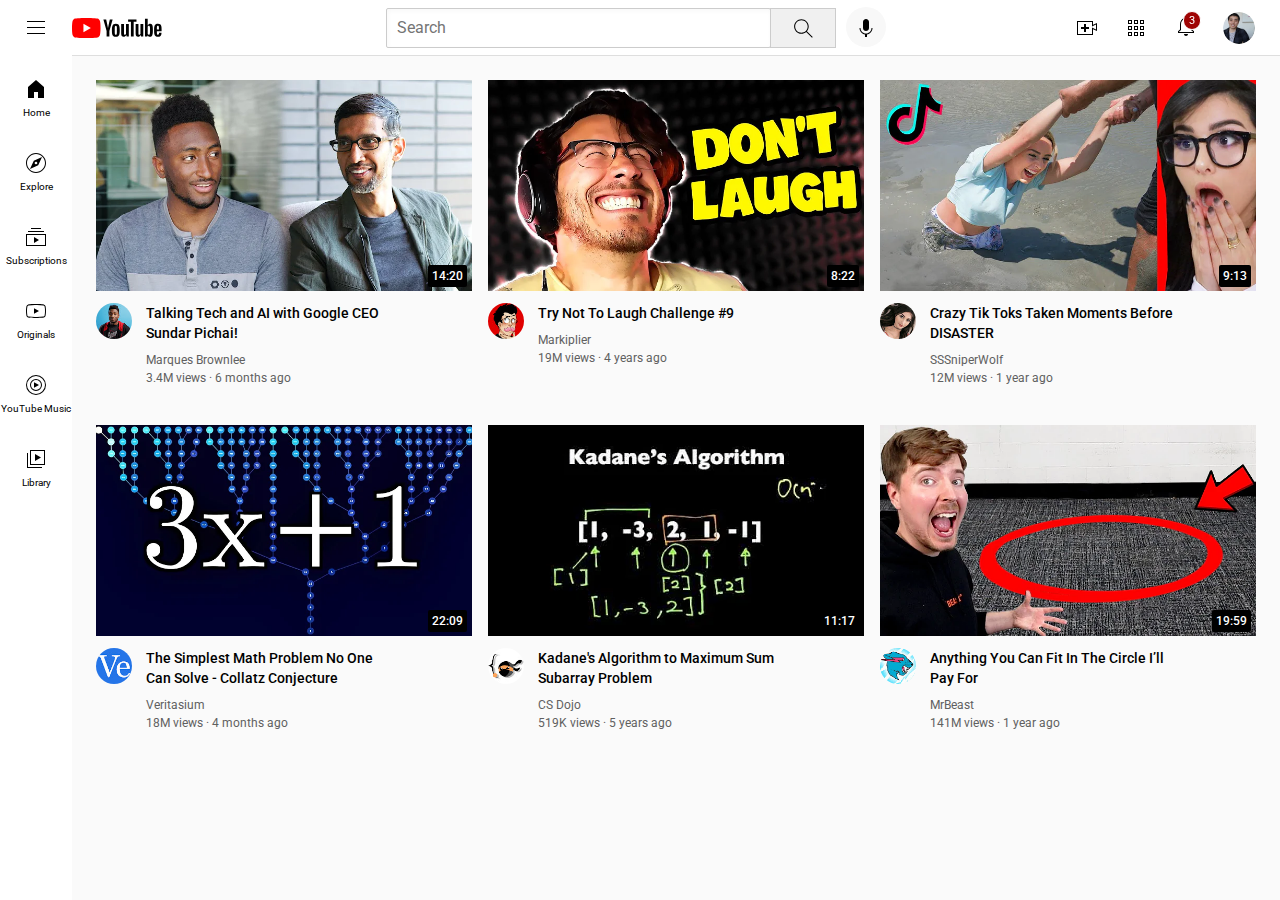
<file: index.html>
<!DOCTYPE html>
<html>
  <head>
    <title>Youtube.com CLONE</title>
    
    <link rel="preconnect" href="https://fonts.googleapis.com">
    <link rel="preconnect" href="https://fonts.gstatic.com" crossorigin>
    <link href="https://fonts.googleapis.com/css2?family=Roboto:ital,wght@0,100;0,300;0,400;0,500;0,700;0,900;1,100;1,300;1,400;1,500;1,700;1,900&display=swap" rel="stylesheet">
    <link rel="stylesheet" href="styles/general.css">
    <link rel="stylesheet" href="styles/header.css">
    <link rel="stylesheet" href="styles/video.css">
    <link rel="stylesheet" href="styles/sidebar.css">

  </head>
  <body>
    <header class="header">
      <div class="left-section">
        <img class="hamburger-menu" src="header/hamburger-menu.svg">
        <img class="youtube-logo" src="header/youtube-logo.svg">
      </div>

      <div class="middle-section">
        <input class="search-bar" type="text" placeholder="Search">
        <button class="search-button">
          <img class="search-icon" src="header/search.svg">
          <div class="tooltip">Search</div>
        </button>
        <button class="voice-search-button">
          <img class="voice-search-icon" src="header/voice-search-icon.svg">
          <div class="tooltip">Search with your voice</div>
        </button>
      </div>

      <div class="right-section">
        <div class="upload-icon-container">
          <img class="upload-icon" src="header/upload.svg">
          <div class="tooltip">Create</div>
        </div>
        <img class="youtube-apps-icon" src="header/youtube-apps.svg">
        <div class="notifications-icon-container">
          <img class="notifications-icon" src="header/notifications.svg">
          <div class="notifications-count">3</div>
        </div>
        <img class="current-user-picture" src="channel-pictures/my-channel.jpeg">
      </div>
    </header>

    <nav class="sidebar">
      <div class="sidebar-link">
        <img src="sidebar/home.svg">
        <div>Home</div>
      </div>
      <div class="sidebar-link">
        <img src="sidebar/explore.svg">
        <div>Explore</div>
      </div>
      <div class="sidebar-link">
        <img src="sidebar/subscriptions.svg">
        <div>Subscriptions</div>
      </div>
      <div class="sidebar-link">
        <img src="sidebar/originals.svg">
        <div>Originals</div>
      </div>
      <div class="sidebar-link">
        <img src="sidebar/youtube-music.svg">
        <div>YouTube Music</div>
      </div>
      <div class="sidebar-link">
        <img src="sidebar/library.svg">
        <div>Library</div>
      </div>
    </nav>

    <main>
      <section class="video-grid">
        <div class="video-preview">
          <div class="thumbnail-row">
            <img class="thumbnail" src="thumbnails/thumbnail-1.webp">
            <div class="video-time">14:20</div>
  
          </div>
          <div class="video-info-grid">
            <div class="channel-picture">
              <img class="profile-picture" src="channel-pictures/channel-1.jpeg">
            </div>
            <div class="video-info">
              <p class="video-title">
                Talking Tech and AI with Google CEO Sundar Pichai!
              </p>
              
              <p class="video-author">
                Marques Brownlee
              </p>
          
              <p class="video-stats">
                3.4M views &#183; 6 months ago
              </p>
            </div>
          </div>
          
        </div>
    
        <div class="video-preview">
          <div>
        
          </div>
          <div class="thumbnail-row">
            <img class="thumbnail" src="thumbnails/thumbnail-2.webp">
            <div class="video-time">8:22</div>
          </div>
            
          <div class="video-info-grid">
            <div class="channel-picture">
              <img class="profile-picture" src="channel-pictures/channel-2.jpeg">
            </div>
            <div class="video-info">
              <p class="video-title">
               Try Not To Laugh Challenge #9
              </p>
              
              <p class="video-author">
                Markiplier
              </p>
          
              <p class="video-stats">
                19M views &#183; 4 years ago
              </p>
            </div>
          </div>
          
        </div>
    
        <div class="video-preview">
          <div>
            
          </div>
          <div class="thumbnail-row">
            <img class="thumbnail" src="thumbnails/thumbnail-3.webp">
            <div class="video-time">9:13</div>
          </div>
          <div class="video-info-grid">
            <div class="channel-picture">
              <img class="profile-picture" src="channel-pictures/channel-3.jpeg">
            </div>
            <div class="video-info">
              <p class="video-title">
                Crazy Tik Toks Taken Moments Before DISASTER
              </p>
              
              <p class="video-author">
                SSSniperWolf
              </p>
          
              <p class="video-stats">
                12M views &#183; 1 year ago
              </p>
            </div>
          </div>
          
        </div>
    
        <div class="video-preview">
          <div>
      
          </div>
          <div class="thumbnail-row">
            <img class="thumbnail" src="thumbnails/thumbnail-4.webp">
            <div class="video-time">22:09</div>
          </div>
          <div class="video-info-grid">
            <div class="channel-picture">
              <img class="profile-picture" src="channel-pictures/channel-4.jpeg">
            </div>
            <div class="video-info">
              <p class="video-title">
               The Simplest Math Problem No One Can Solve - Collatz Conjecture
              </p>
              
              <p class="video-author">
                Veritasium
              </p>
          
              <p class="video-stats">
                18M views &#183; 4 months ago
              </p>
            </div>
          </div>
          
        </div>
    
        <div class="video-preview">
          <div class="thumbnail-row">
            <img class="thumbnail" src="thumbnails/thumbnail-5.webp">
            <div class="video-time">11:17</div>
          </div>
          <div class="video-info-grid">
            <div class="channel-picture">
              <img class="profile-picture" src="channel-pictures/channel-5.jpeg">
            </div>
            <div class="video-info">
              <p class="video-title">
                Kadane's Algorithm to Maximum Sum Subarray Problem
              </p>
              
              <p class="video-author">
                CS Dojo
              </p>
          
              <p class="video-stats">
                519K views &#183; 5 years ago
              </p>
            </div>
          </div>
          
        </div>
    
        <div class="video-preview">
          <div class="thumbnail-row">
            <img class="thumbnail" src="thumbnails/thumbnail-6.webp">
            <div class="video-time">19:59</div>
          </div>
          <div class="video-info-grid">
            <div class="channel-picture">
              <img class="profile-picture" src="channel-pictures/channel-6.jpeg">
            </div>
            <div class="video-info">
              <p class="video-title">
                Anything You Can Fit In The Circle I’ll Pay For
              </p>
              
              <p class="video-author">
                MrBeast
              </p>
          
              <p class="video-stats">
                141M views &#183; 1 year ago
              </p>
            </div>
          </div>  
        </section>
    </main>
    
    </div>
  </body>
</html>
</file>
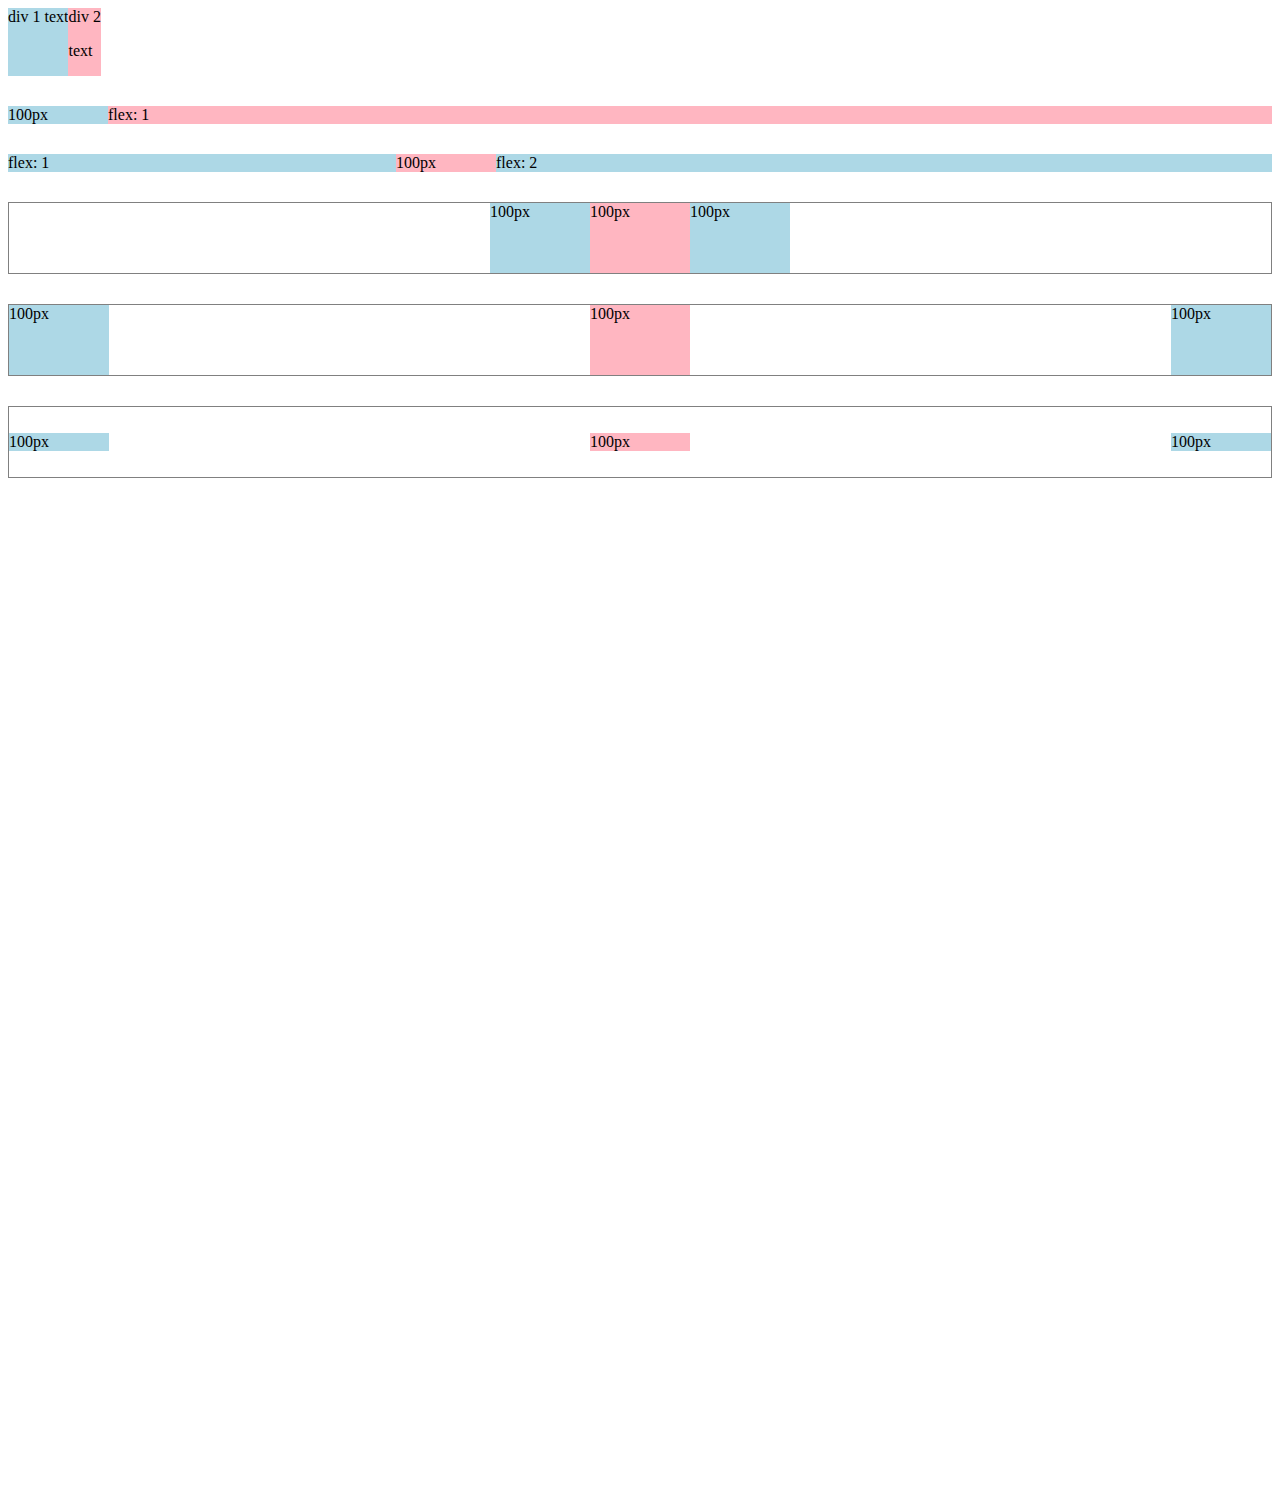
<file: flexbox.html>
<!DOCTYPE html>
<html>
  <head>
    <title>Flexbox Practice</title>
  </head>

  <body style="padding-bottom: 1000px;">
    <div style="
      display: flex;
      flex-direction: row;
      ">
      <div style="background-color: lightblue;">div 1 text</div>
      <div style="background-color: lightpink;">div 2 <p>text</p></div>
    </div>

    <div style="
      margin-top: 30px;
      display: flex;
      flex-direction: row;
      ">
      <div style="background-color: lightblue; width:100px;">100px</div>
      <div style="background-color: lightpink; flex: 1;">flex: 1 </div>
    </div>


    <div style="
      margin-top: 30px;
      display: flex;
      flex-direction: row;
      ">
      <div style="background-color: lightblue; flex: 1;">flex: 1 </div>
      <div style="background-color: lightpink; width:100px;">100px</div>
      <div style="background-color: lightblue; flex: 2;">flex: 2</div>
    </div>

    <div style="
      margin-top: 30px;
      height: 70px;
      border-width: 1px;
      border-style: solid;
      border-color: gray;
      display: flex;
      flex-direction: row;
      justify-content: center;
      ">
      <div style="background-color: lightblue; width:100px;">100px </div>
      <div style="background-color: lightpink; width:100px;">100px</div>
      <div style="background-color: lightblue; width:100px;">100px</div>
    </div>


    <div style="
      margin-top: 30px;
      height: 70px;
      border-width: 1px;
      border-style: solid;
      border-color: gray;
      display: flex;
      flex-direction: row;
      justify-content: space-between;
      ">
      <div style="background-color: lightblue; width:100px;">100px </div>
      <div style="background-color: lightpink; width:100px;">100px</div>
      <div style="background-color: lightblue; width:100px;">100px</div>
    </div>


    <div style="
      margin-top: 30px;
      height: 70px;
      border-width: 1px;
      border-style: solid;
      border-color: gray;
      display: flex;
      flex-direction: row;
      justify-content: space-between;
      align-items: center;
      ">
      <div style="background-color: lightblue; width:100px;">100px </div>
      <div style="background-color: lightpink; width:100px;">100px</div>
      <div style="background-color: lightblue; width:100px;">100px</div>
    </div>

  </body>
</html>
</file>
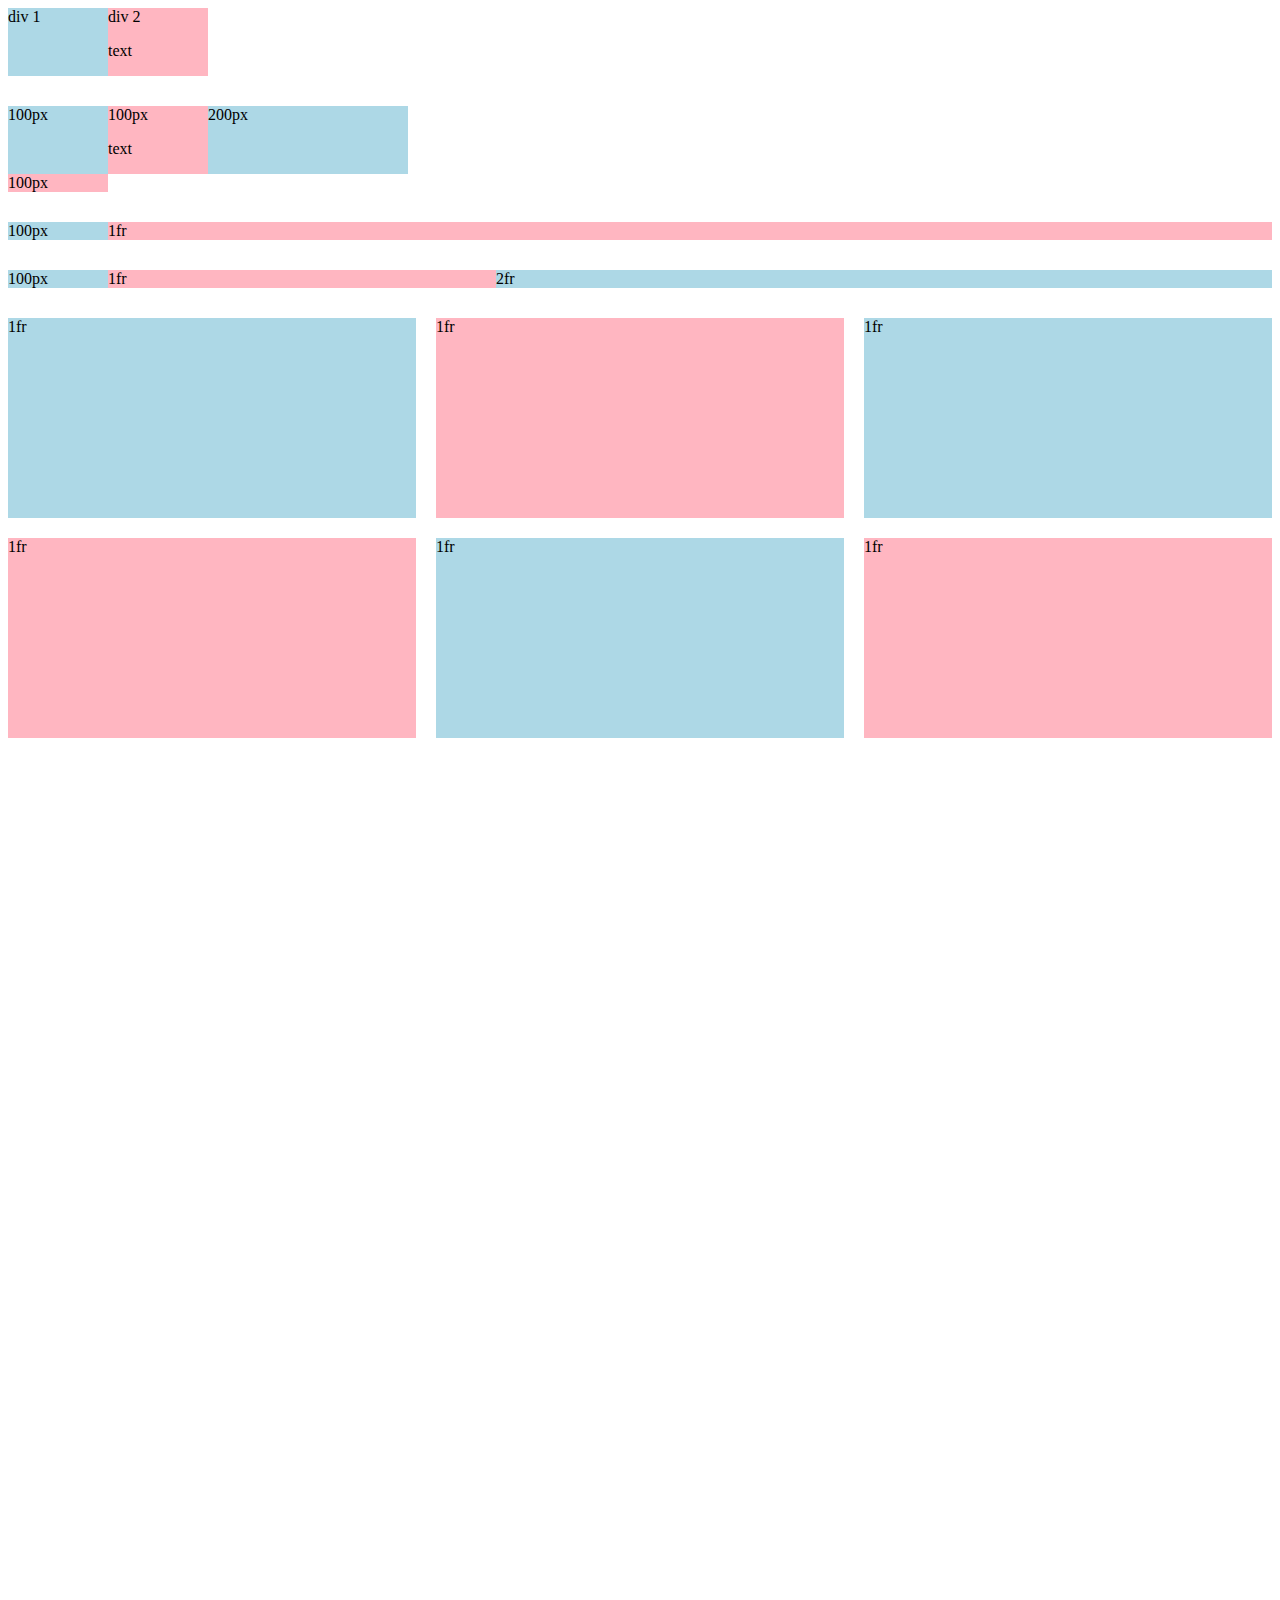
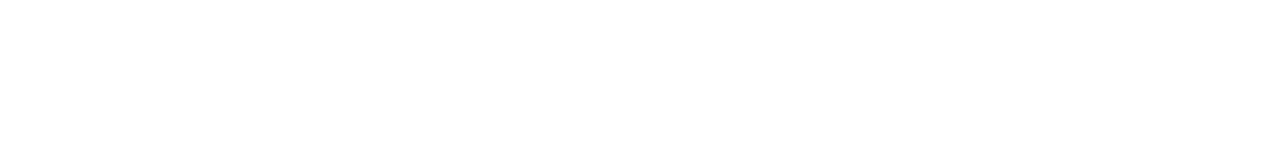
<file: grid.html>
<!DOCTYPE html>
<html>
<head>
  <title>Grid Practice</title>
</head>
<body style="padding-bottom: 1000px">
  <div style="
    display: grid;
    grid-template-columns: 100px 100px;
    ">
    <div style="background-color: lightblue;">div 1</div>
    <div style="background-color: lightpink;">div 2<p>text</p></div>
  </div>


    <div style="
    margin-top: 30px;
    display: grid;
    grid-template-columns: 100px 100px 200px;
    ">
    <div style="background-color: lightblue;">100px</div>
    <div style="background-color: lightpink;">100px<p>text</p></div>
    <div style="background-color: lightblue;">200px</div>
    <div style="background-color: lightpink;">100px</div>

  </div>
    <div style="
    margin-top: 30px;
    display: grid;
    grid-template-columns: 100px 1fr;
    ">
    <div style="background-color: lightblue;">100px</div>
    <div style="background-color: lightpink;">1fr</div>
  </div>

  </div>
    <div style="
    margin-top: 30px;
    display: grid;
    grid-template-columns: 100px 1fr 2fr;
    ">
    <div style="background-color: lightblue;">100px</div>
    <div style="background-color: lightpink;">1fr</div>
    <div style="background-color: lightblue;">2fr</div>
  </div>
<!--the number in front of the fr, it take up that much of the empty space: 1fr and a 2fr, 33% and 67%-->


  </div>
    <div style="
    margin-top: 30px;
    display: grid;
    grid-template-columns: 1fr 1fr 1fr;
    column-gap: 20px;
    row-gap: 20px;
    ">
    <div style="background-color: lightblue; height: 200px;">1fr</div>
    <div style="background-color: lightpink; height: 200px;">1fr</div>
    <div style="background-color: lightblue; height: 200px;">1fr</div>
    <div style="background-color: lightpink; height: 200px;">1fr</div>
    <div style="background-color: lightblue; height: 200px;">1fr</div>
    <div style="background-color: lightpink; height: 200px;">1fr</div>
  </div>


</div>
</body>
</html>
</file>
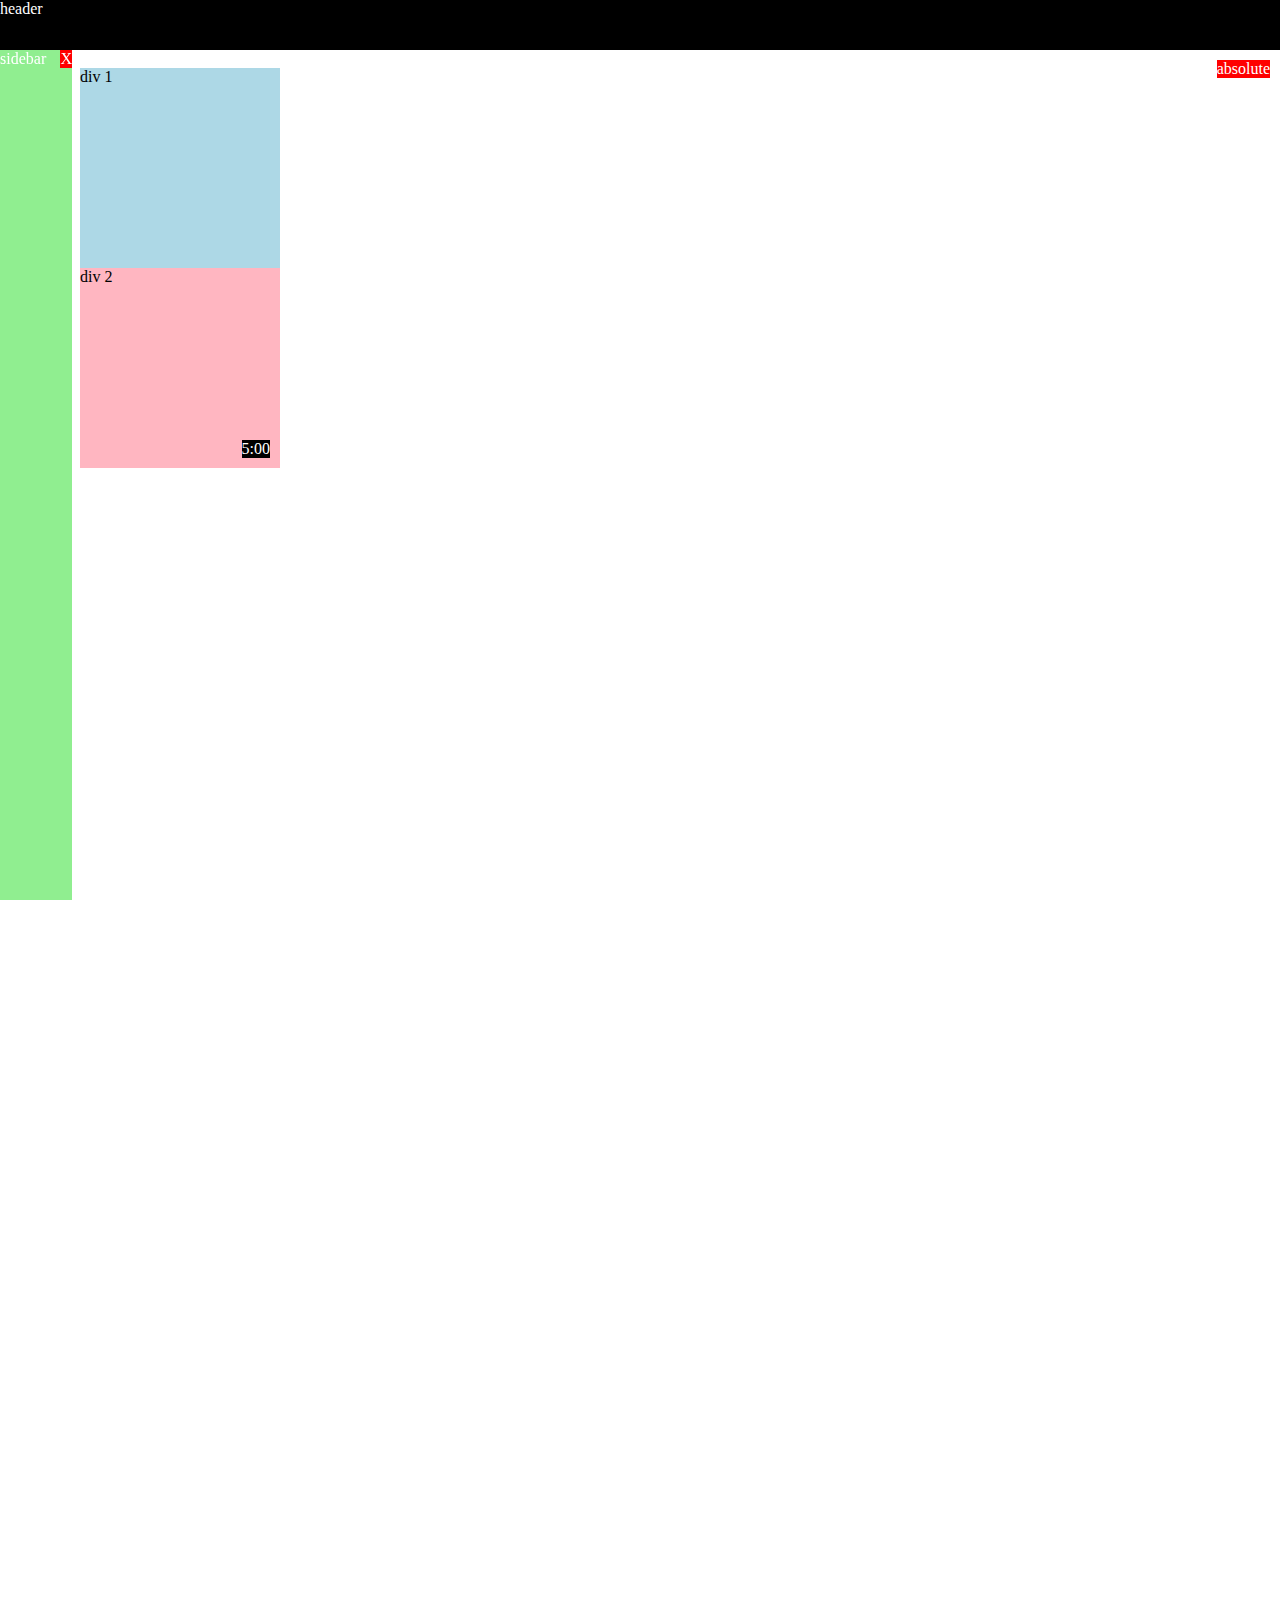
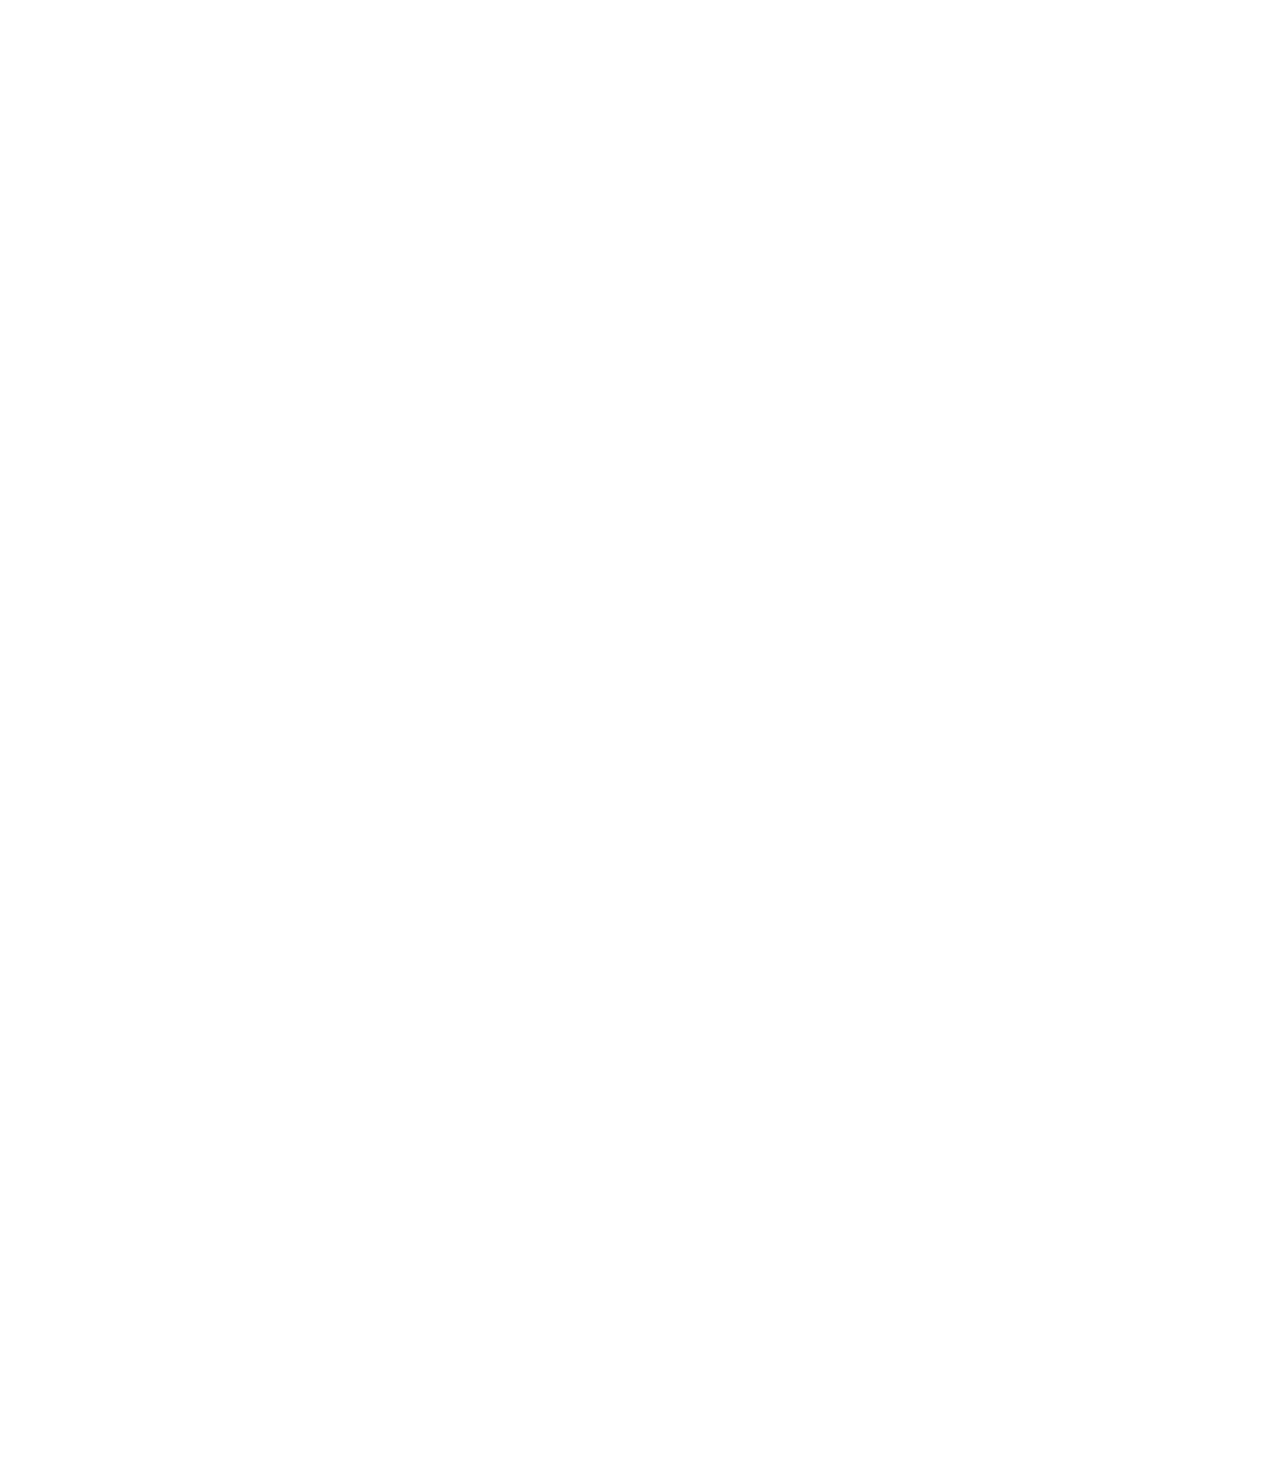
<file: position.html>
<!DOCTYPE html>
<html>
  <head>
    <title>Position Practice</title>
  </head>
  <body style="
    height: 3000px;
    padding-top: 60px;
    padding-left: 72px;
  ">
    <div style="
        background-color: black;
        color: white;
        position: fixed;
        top: 0px;
        left: 0px;
        right: 0px;
        height: 50px;
        z-index: 1;
      ">header</div>

      <div style="
      background-color: lightgreen;
      color: white;
      position: fixed;
      left: 0px;
      bottom: 0px;
      top: 50px;
      width: 72px;
      ">
        sidebar
        <div style="
          position: absolute;
          background-color: red;
          color: white;
          top: 0px;
          right: 0px;
      ">
        X
      </div>
      </div>

      <div style="
        position: absolute;
        background-color: red;
        color: white;
        top: 60px;
        right: 10px;

      ">
        absolute
      </div>



    <div style="
      background-color: lightblue;
      height: 200px;
      width: 200px;
      position: static;
    ">div 1</div>
    <div style="
      background-color: lightpink;
      height: 200px;
      width: 200px;
      position: relative;
    "> 
      div 2
      <div style="
        position: absolute;
        background-color: black;
        color: white;
        bottom: 10px;
        right: 10px;
      ">
        5:00
      </div>
    </div>
  </body>
</html>
</file>
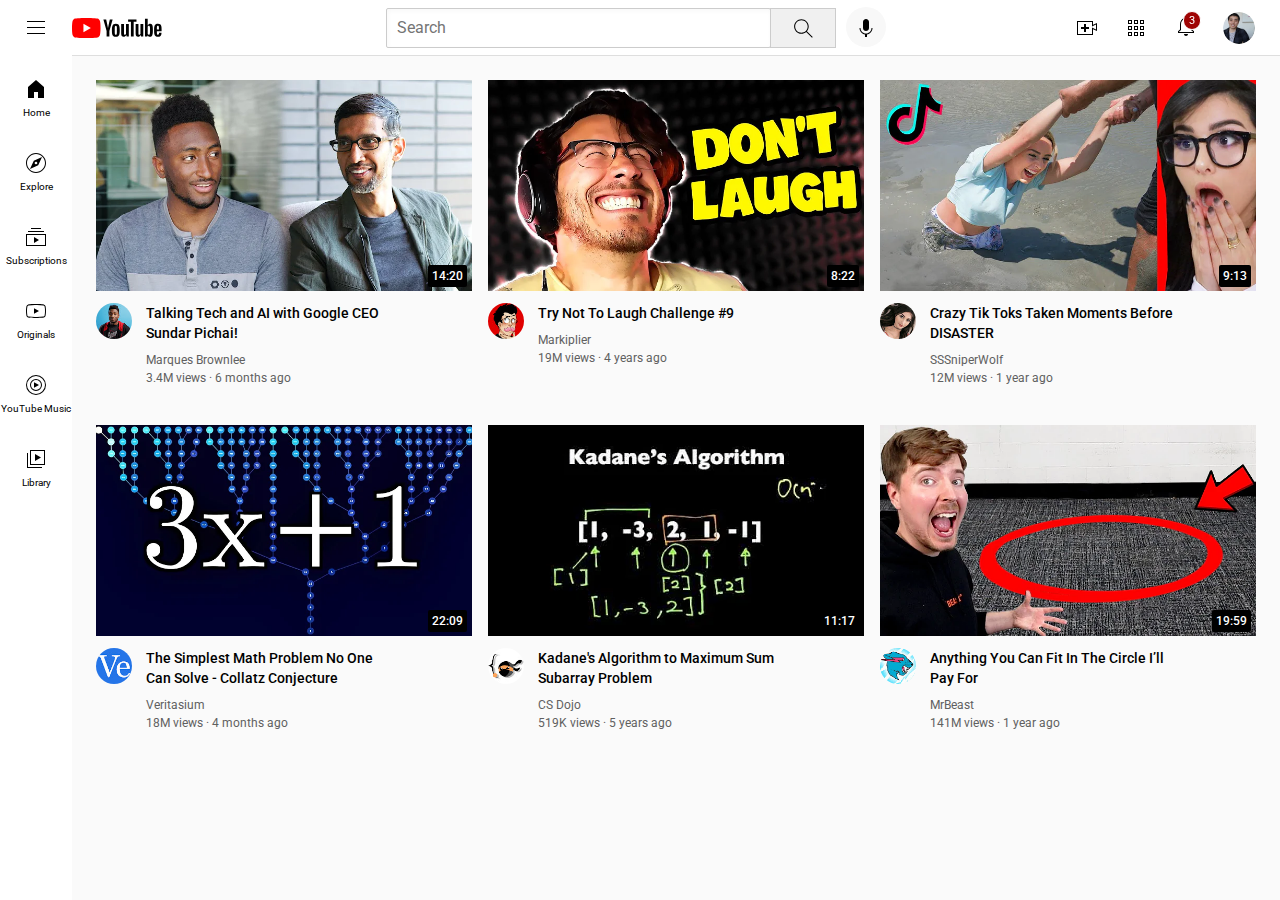
<file: youtube.html>
<!DOCTYPE html>
<html>
  <head>
    <title>Youtube.com CLONE</title>
    
    <link rel="preconnect" href="https://fonts.googleapis.com">
    <link rel="preconnect" href="https://fonts.gstatic.com" crossorigin>
    <link href="https://fonts.googleapis.com/css2?family=Roboto:ital,wght@0,100;0,300;0,400;0,500;0,700;0,900;1,100;1,300;1,400;1,500;1,700;1,900&display=swap" rel="stylesheet">
    <link rel="stylesheet" href="styles/general.css">
    <link rel="stylesheet" href="styles/header.css">
    <link rel="stylesheet" href="styles/video.css">
    <link rel="stylesheet" href="styles/sidebar.css">

  </head>
  <body>
    <header class="header">
      <div class="left-section">
        <img class="hamburger-menu" src="header/hamburger-menu.svg">
        <img class="youtube-logo" src="header/youtube-logo.svg">
      </div>

      <div class="middle-section">
        <input class="search-bar" type="text" placeholder="Search">
        <button class="search-button">
          <img class="search-icon" src="header/search.svg">
          <div class="tooltip">Search</div>
        </button>
        <button class="voice-search-button">
          <img class="voice-search-icon" src="header/voice-search-icon.svg">
          <div class="tooltip">Search with your voice</div>
        </button>
      </div>

      <div class="right-section">
        <div class="upload-icon-container">
          <img class="upload-icon" src="header/upload.svg">
          <div class="tooltip">Create</div>
        </div>
        <img class="youtube-apps-icon" src="header/youtube-apps.svg">
        <div class="notifications-icon-container">
          <img class="notifications-icon" src="header/notifications.svg">
          <div class="notifications-count">3</div>
        </div>
        <img class="current-user-picture" src="channel-pictures/my-channel.jpeg">
      </div>
    </header>

    <nav class="sidebar">
      <div class="sidebar-link">
        <img src="sidebar/home.svg">
        <div>Home</div>
      </div>
      <div class="sidebar-link">
        <img src="sidebar/explore.svg">
        <div>Explore</div>
      </div>
      <div class="sidebar-link">
        <img src="sidebar/subscriptions.svg">
        <div>Subscriptions</div>
      </div>
      <div class="sidebar-link">
        <img src="sidebar/originals.svg">
        <div>Originals</div>
      </div>
      <div class="sidebar-link">
        <img src="sidebar/youtube-music.svg">
        <div>YouTube Music</div>
      </div>
      <div class="sidebar-link">
        <img src="sidebar/library.svg">
        <div>Library</div>
      </div>
    </nav>

    <main>
      <section class="video-grid">
        <div class="video-preview">
          <div class="thumbnail-row">
            <img class="thumbnail" src="thumbnails/thumbnail-1.webp">
            <div class="video-time">14:20</div>
  
          </div>
          <div class="video-info-grid">
            <div class="channel-picture">
              <img class="profile-picture" src="channel-pictures/channel-1.jpeg">
            </div>
            <div class="video-info">
              <p class="video-title">
                Talking Tech and AI with Google CEO Sundar Pichai!
              </p>
              
              <p class="video-author">
                Marques Brownlee
              </p>
          
              <p class="video-stats">
                3.4M views &#183; 6 months ago
              </p>
            </div>
          </div>
          
        </div>
    
        <div class="video-preview">
          <div>
        
          </div>
          <div class="thumbnail-row">
            <img class="thumbnail" src="thumbnails/thumbnail-2.webp">
            <div class="video-time">8:22</div>
          </div>
            
          <div class="video-info-grid">
            <div class="channel-picture">
              <img class="profile-picture" src="channel-pictures/channel-2.jpeg">
            </div>
            <div class="video-info">
              <p class="video-title">
               Try Not To Laugh Challenge #9
              </p>
              
              <p class="video-author">
                Markiplier
              </p>
          
              <p class="video-stats">
                19M views &#183; 4 years ago
              </p>
            </div>
          </div>
          
        </div>
    
        <div class="video-preview">
          <div>
            
          </div>
          <div class="thumbnail-row">
            <img class="thumbnail" src="thumbnails/thumbnail-3.webp">
            <div class="video-time">9:13</div>
          </div>
          <div class="video-info-grid">
            <div class="channel-picture">
              <img class="profile-picture" src="channel-pictures/channel-3.jpeg">
            </div>
            <div class="video-info">
              <p class="video-title">
                Crazy Tik Toks Taken Moments Before DISASTER
              </p>
              
              <p class="video-author">
                SSSniperWolf
              </p>
          
              <p class="video-stats">
                12M views &#183; 1 year ago
              </p>
            </div>
          </div>
          
        </div>
    
        <div class="video-preview">
          <div>
      
          </div>
          <div class="thumbnail-row">
            <img class="thumbnail" src="thumbnails/thumbnail-4.webp">
            <div class="video-time">22:09</div>
          </div>
          <div class="video-info-grid">
            <div class="channel-picture">
              <img class="profile-picture" src="channel-pictures/channel-4.jpeg">
            </div>
            <div class="video-info">
              <p class="video-title">
               The Simplest Math Problem No One Can Solve - Collatz Conjecture
              </p>
              
              <p class="video-author">
                Veritasium
              </p>
          
              <p class="video-stats">
                18M views &#183; 4 months ago
              </p>
            </div>
          </div>
          
        </div>
    
        <div class="video-preview">
          <div class="thumbnail-row">
            <img class="thumbnail" src="thumbnails/thumbnail-5.webp">
            <div class="video-time">11:17</div>
          </div>
          <div class="video-info-grid">
            <div class="channel-picture">
              <img class="profile-picture" src="channel-pictures/channel-5.jpeg">
            </div>
            <div class="video-info">
              <p class="video-title">
                Kadane's Algorithm to Maximum Sum Subarray Problem
              </p>
              
              <p class="video-author">
                CS Dojo
              </p>
          
              <p class="video-stats">
                519K views &#183; 5 years ago
              </p>
            </div>
          </div>
          
        </div>
    
        <div class="video-preview">
          <div class="thumbnail-row">
            <img class="thumbnail" src="thumbnails/thumbnail-6.webp">
            <div class="video-time">19:59</div>
          </div>
          <div class="video-info-grid">
            <div class="channel-picture">
              <img class="profile-picture" src="channel-pictures/channel-6.jpeg">
            </div>
            <div class="video-info">
              <p class="video-title">
                Anything You Can Fit In The Circle I’ll Pay For
              </p>
              
              <p class="video-author">
                MrBeast
              </p>
          
              <p class="video-stats">
                141M views &#183; 1 year ago
              </p>
            </div>
          </div>  
        </section>
    </main>
    
    </div>
  </body>
</html>
</file>
<file: styles/general.css>
p {
    font-family: Roboto, Arial;
    margin-top: 0;
    margin-bottom: 0;
  }

  body {
    margin: 0;
    padding-top: 80px;
    padding-left: 96px;
    padding-right: 24px;
    background-color: rgb(250, 250, 250);
    font-family: Roboto, Arial;
  }
</file>
<file: styles/header.css>
.header {
  height: 55px;
  display: flex;
  flex-direction: row;
  justify-content: space-between;
  
  position: fixed;
  top: 0px;
  left: 0px;
  right: 0px;
  z-index: 100;
  
  background-color: white;
  border-bottom-width: 1px;
  border-bottom-style: solid;
  border-bottom-color: rgb(222,222,222)
}

.left-section {
  display: flex;
  align-items: center;
}

.hamburger-menu {
  height: 24px;
  margin-left: 24px;
  margin-right: 24px;
}

.youtube-logo {
  height: 20px;
}

.middle-section {
  flex: 1;
  margin-left: 70px;
  margin-right: 35px;
  max-width: 500px;
  display: flex;
  align-items: center;
}

.search-button {
  height: 40px;
  width: 66px;
  background-color: rgb(240, 240, 240);
  border-width: 1px;
  border-style: solid;
  border-color: rgb(204, 204, 204);
  margin-left: -1px;
  position: relative;
}

.search-botton,
.voice-search-button,
.upload-icon-container {
  position: relative;
  display: flex;
  justify-content: center;
  align-items: center;
}

.search-button .tooltip,
.voice-search-button .tooltip,
.upload-icon-container .tooltip {
  font-family: Roboto, Arial;
  position: absolute;
  background-color: gray;
  color: white;
  padding-top: 8px;
  padding-bottom: 8px;
  padding-left: 8px;
  padding-right: 8px;
  border-radius: 3px;
  font-size: 12px;
  bottom: -45px;
  opacity: 0;
  transition: opacity 0.15s;
  pointer-events: none;
  white-space: nowrap;
}

.search-button:hover .tooltip,
.voice-search-button:hover .tooltip,
.upload-icon-container:hover .tooltip {
  opacity: 1;
  cursor: pointer;
}

.search-icon {
  height: 25px;
  margin-top: 4px;
}

.voice-search-button {
  height: 40px;
  width: 40px;
  margin-left: 10px;
  border-radius: 20px;
  border: 0;
  background-color: rgb(248, 248, 248);
  margin-bottom: 2px;

}



.voice-search-icon {
  height: 24px;
  margin-top: 3px;
}

.search-bar {
  flex: 1;
  height: 36px;
  padding-left: 10px;
  font-size: 16px;
  border: 1px solid rgb(204, 204, 204);
  border-radius: 2px;
  box-shadow: inset 1px 2px 5px rgba(0, 0, 0, 0.03);
  width: 0;
}

.search-bar::placeholder {
  font-family: Roboto, Arial;
  font-size: 16px;
}

.right-section {
  width: 180px;
  margin-right: 25px;
  align-items: center;
  display: flex;
  justify-content: space-between;
  flex-shrink: 0;
}

.upload-icon {
  height: 24px;
}

.youtube-apps-icon {
  height: 24px;
}

.notifications-icon {
  height: 24px;
}
.notifications-icon-container {
  position: relative;
}

.notifications-count {
  position: absolute;
  top: -3px;
  right: -3px;
  background-color: rgb(159, 4, 4);
  color: white;
  font-family: Roboto, Arial;
  font-size: 11px;
  padding-left: 5px;
  padding-right: 5px;
  padding-top: 2px;
  padding-bottom: 2px;
  border-radius: 10px;
  border-width: 1px;
  border-color: white;
  border-style: solid;
}

.current-user-picture {
  height: 32px;
  border-radius: 16px;
}
</file>
<file: styles/video.css>
.thumbnail {
    width: 100%;
  }


  .video-title {
    margin-top: 0px;
    font-size: 14px;
    font-weight: 500;
    line-height: 20px;
    margin-bottom: 10px;
  }

  .video-info-grid {
    display: grid;
    grid-template-columns: 50px 250px;
  }
  .profile-picture {
    width: 36px;
    border-radius: 50px;
  }

  .thumbnail-row {
    margin-bottom: 8px;
    position: relative;
  }

  .video-author,
  .video-stats {
    font-size: 12px;
    color: rgb(96, 96, 96);
  }

  .video-author {
    margin-bottom: 4px;
  }

  .video-grid {
    display: grid;
    grid-template-columns: 1fr 1fr 1fr;
    column-gap: 16px;
    row-gap: 40px;
  }

  @media (max-width: 1100px) {
    .video-grid {
      grid-template-columns: 1fr 1fr;
    }
  }
  
  @media (min-width: 1101px) and (max-width: 1399px) {
    .video-grid {
      grid-template-columns: 1fr 1fr 1fr;
    }
  }

  @media (min-width: 1400px) {
    .video-grid {
      grid-template-columns: 1fr 1fr 1fr 1fr;
    }
  }

  
  .video-time {
    background-color: black;
    color: white;
    position: absolute;
    bottom: 8px;
    right: 5px;
    font-size: 12px;
    font-weight: 500;
    border-radius: 2px;
    padding: 4px;

  }
</file>
<file: styles/sidebar.css>
.sidebar {
  position: fixed;
  left: 0px;
  bottom: 0px;
  top: 55px;
  background-color: white;
  width: 72px;
  z-index: 101;
  padding-top: 5px;
}

.sidebar-link {
  height: 74px;
  display: flex;
  align-items: center;
  justify-content: center;
  flex-direction: column;
  border-top: none
}

.sidebar-link:hover {
  background-color: rgb(229, 228, 228);
  cursor: pointer;
}

.sidebar-link img {
  height: 24px;
  margin-bottom: 6px;
}

.sidebar-link div {
  font-family: Roboto, Arial;
  font-size: 10px;
}
</file>
